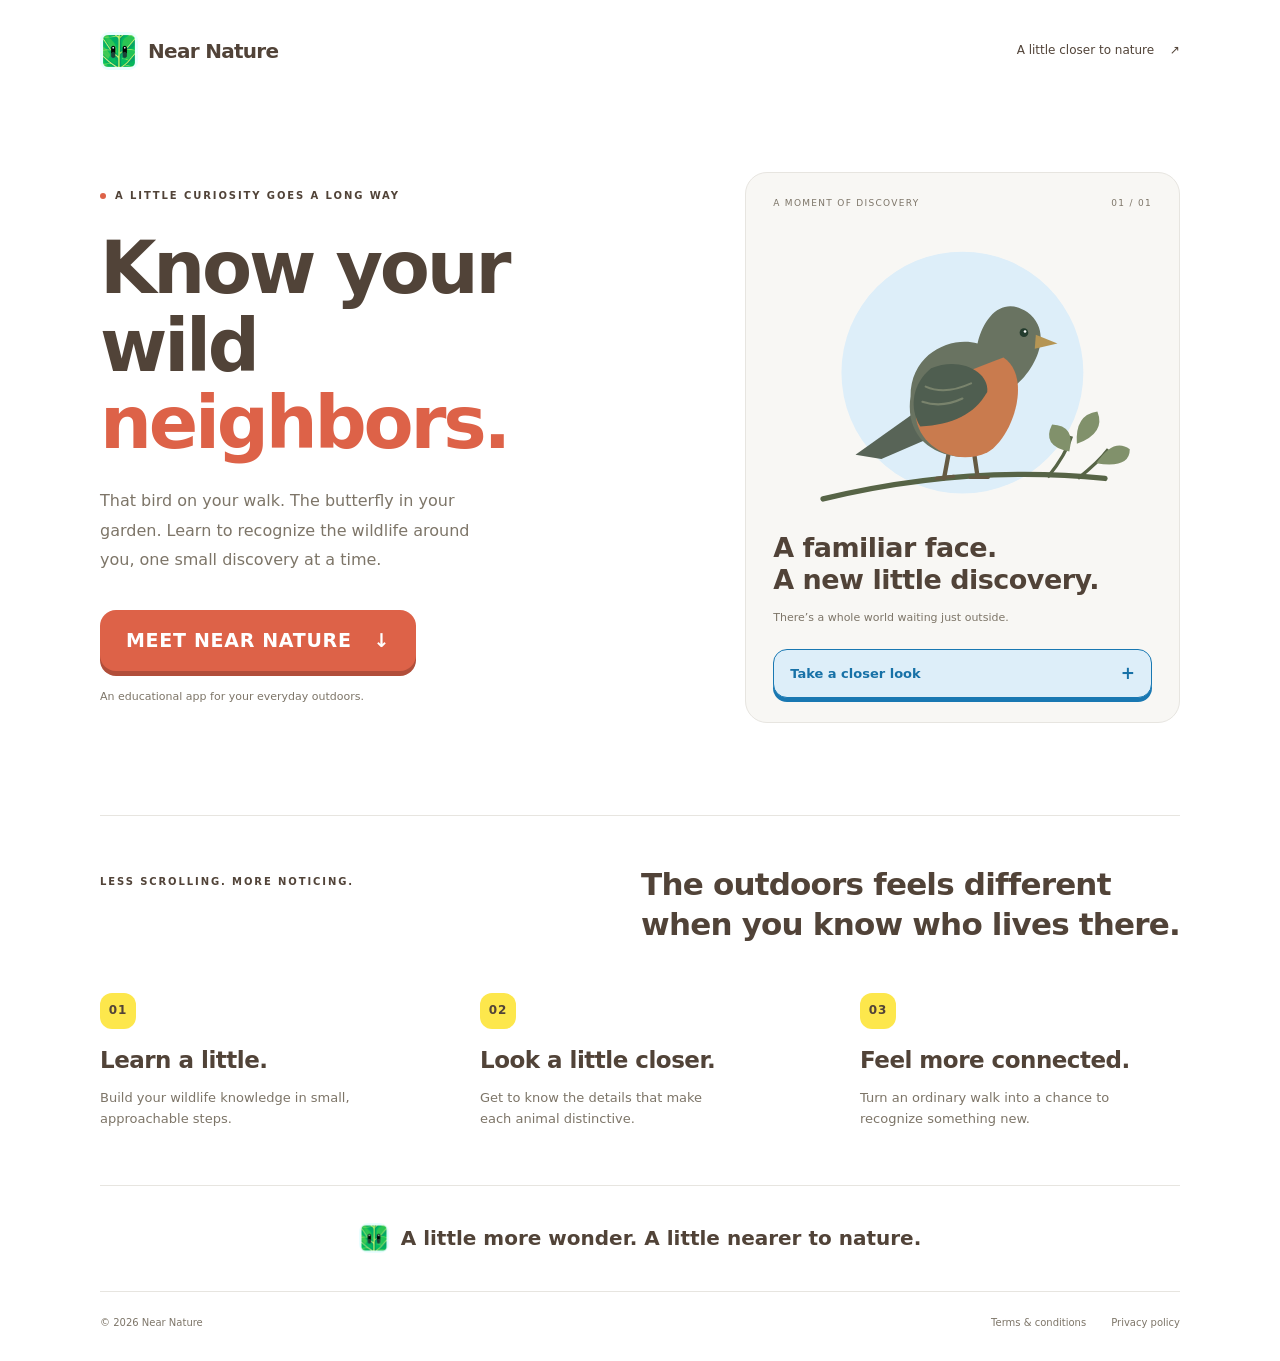
<file: index.html>
<!doctype html>
<html lang="en">
<head>
  <meta charset="utf-8">
  <meta name="viewport" content="width=device-width, initial-scale=1">
  <meta name="description" content="Get to know your wild neighbors. Near Nature is an educational app for learning to identify local wildlife, one small discovery at a time.">
  <title>Near Nature — Know your wild neighbors.</title>
  <link rel="icon" href="app-logo.jpeg" type="image/jpeg">
  <link rel="stylesheet" href="styles.css">
  <script src="script.js" defer></script>
<meta name="theme-color" content="#ffffff" media="(prefers-color-scheme: light)">
<meta name="theme-color" content="#1c1916" media="(prefers-color-scheme: dark)">
</head>
<body>
  <a class="skip-link" href="#main">Skip to content</a>
  <header class="site-header wrap">
    <a class="brand" href="./" aria-label="Near Nature home"><img class="app-logo" src="app-logo.jpeg" width="38" height="38" alt="">Near Nature</a>
    <a class="nav-link" href="#about">A little closer to nature <span aria-hidden="true">↗</span></a>
  </header>
  <main id="main">
    <section class="hero wrap" aria-labelledby="hero-title">
      <div class="hero-copy">
        <p class="eyebrow"><span class="dot"></span> A little curiosity goes a long way</p>
        <h1 id="hero-title">Know your<br>wild <em>neighbors.</em></h1>
        <p class="intro">That bird on your walk. The butterfly in your garden. Learn to recognize the wildlife around you, one small discovery at a time.</p>
        <a class="button" href="#about">Meet Near Nature <span aria-hidden="true">↓</span></a>
        <p class="quiet hero-note">An educational app for your everyday outdoors.</p>
      </div>
      <div class="field-card">
        <div class="card-top"><span>A moment of discovery</span><span aria-hidden="true">01 / 01</span></div>
        <div class="illustration">
          <svg viewBox="0 0 360 300" role="img" aria-labelledby="bird-title">
            <title id="bird-title">An illustration of an orange-breasted bird perched on a leafy branch</title>
            <circle cx="180" cy="145" r="112" fill="#e6e9d9"/>
            <path d="M51 262 Q183 230 312 243" fill="none" stroke="#576446" stroke-width="5" stroke-linecap="round"/>
            <path d="M259 242 Q276 221 281 204 M287 243 Q306 228 315 216" fill="none" stroke="#576446" stroke-width="3"/>
            <path d="M279 218 Q253 213 263 193 Q285 194 279 218 M286 211 Q284 184 305 181 Q313 201 286 211 M304 229 Q320 205 335 216 Q335 234 304 229" fill="#81916b"/>
            <path d="M168 216 L163 243 M190 214 L194 241" stroke="#655a43" stroke-width="4" stroke-linecap="round"/>
            <path d="M156 243 L172 241 M187 242 L204 242" stroke="#655a43" stroke-width="3" stroke-linecap="round"/>
            <path d="M147 174 L81 221 L105 225 L165 199" fill="#586457"/>
            <path d="M132 167 C132 126 171 111 194 118 C201 90 219 75 240 89 C267 109 244 145 230 156 C230 200 208 223 177 223 C148 220 127 201 132 167" fill="#697361"/>
            <path d="M218 131 C245 149 227 205 203 219 C172 233 139 212 137 186 C148 159 182 144 218 131" fill="#c97b4e"/>
            <path d="M151 141 C176 130 205 143 203 163 C191 184 171 193 141 195 C130 177 134 155 151 141" fill="#4f5e50"/>
            <path d="M146 158 Q164 166 188 155 M143 172 Q161 178 180 169" fill="none" stroke="#79836c" stroke-width="2" stroke-linecap="round"/>
            <path d="M248 110 L268 118 L247 123" fill="#b59554"/>
            <circle cx="237" cy="108" r="4" fill="#243c2e"/><circle cx="238" cy="107" r="1.2" fill="#fff"/>
          </svg>
        </div>
        <p class="card-question">A familiar face.<br>A new little discovery.</p>
        <p class="card-description">There’s a whole world waiting just outside.</p>
        <button class="discovery-button" type="button" aria-expanded="false" aria-controls="discovery" hidden>Take a closer look <span aria-hidden="true">+</span></button>
        <p id="discovery" class="discovery" hidden>Start with what you notice: a bird’s shape, its colors, and how it moves. Small details can help you tell your wild neighbors apart.</p>
        <noscript><p class="discovery">Notice a bird’s shape, colors, and movement. Small details help you tell your wild neighbors apart.</p></noscript>
      </div>
    </section>
    <section class="about wrap" id="about" aria-labelledby="about-title">
      <div class="about-heading"><p class="eyebrow">Less scrolling. More noticing.</p><h2 id="about-title">The outdoors feels different<br>when you know who lives there.</h2></div>
      <div class="features">
        <article><span class="feature-number">01</span><h3>Learn a little.</h3><p>Build your wildlife knowledge in small, approachable steps.</p></article>
        <article><span class="feature-number">02</span><h3>Look a little closer.</h3><p>Get to know the details that make each animal distinctive.</p></article>
        <article><span class="feature-number">03</span><h3>Feel more connected.</h3><p>Turn an ordinary walk into a chance to recognize something new.</p></article>
      </div>
    </section>
    <div class="closing wrap"><img class="app-logo" src="app-logo.jpeg" width="30" height="30" alt=""><p>A little more wonder. A little nearer to nature.</p></div>
  </main>
  <footer class="site-footer wrap"><span>© 2026 Near Nature</span><nav aria-label="Legal"><a href="terms.html">Terms &amp; conditions</a><a href="privacy.html">Privacy policy</a></nav></footer>
</body>
</html>
</file>
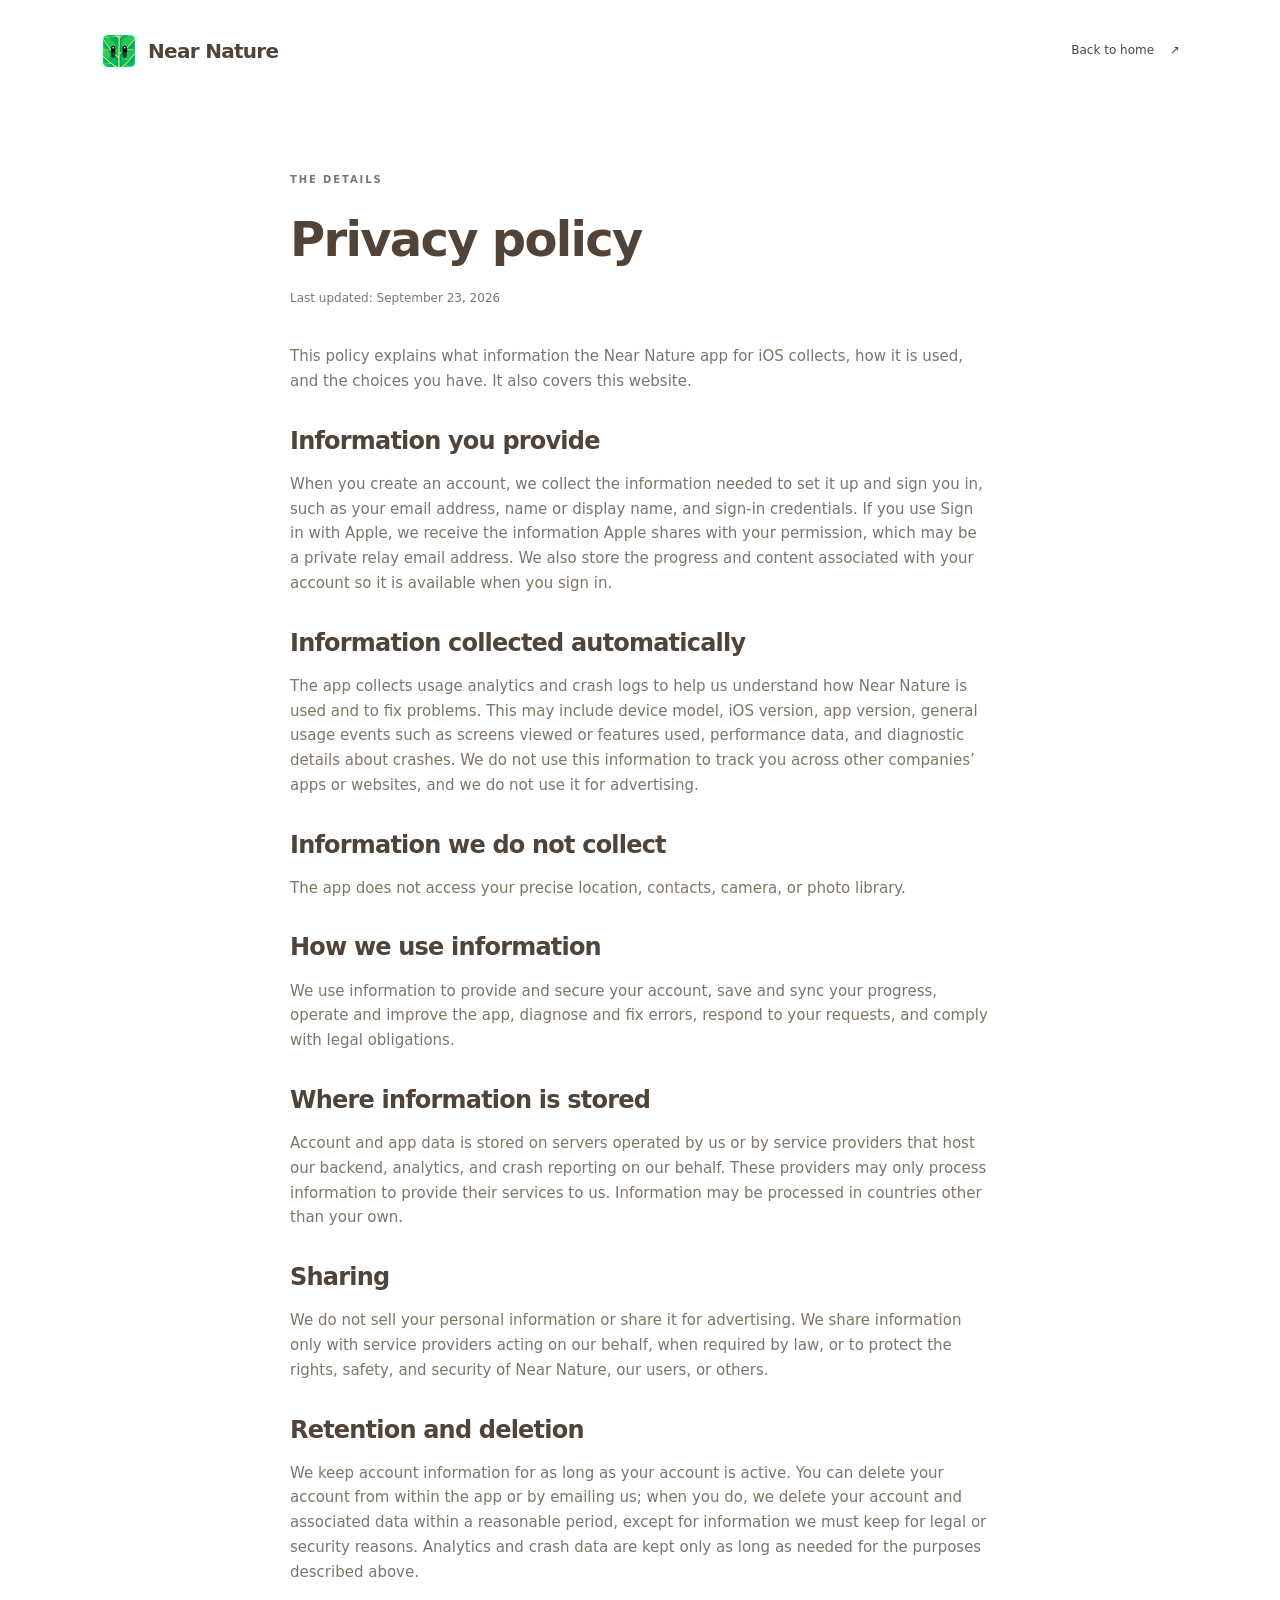
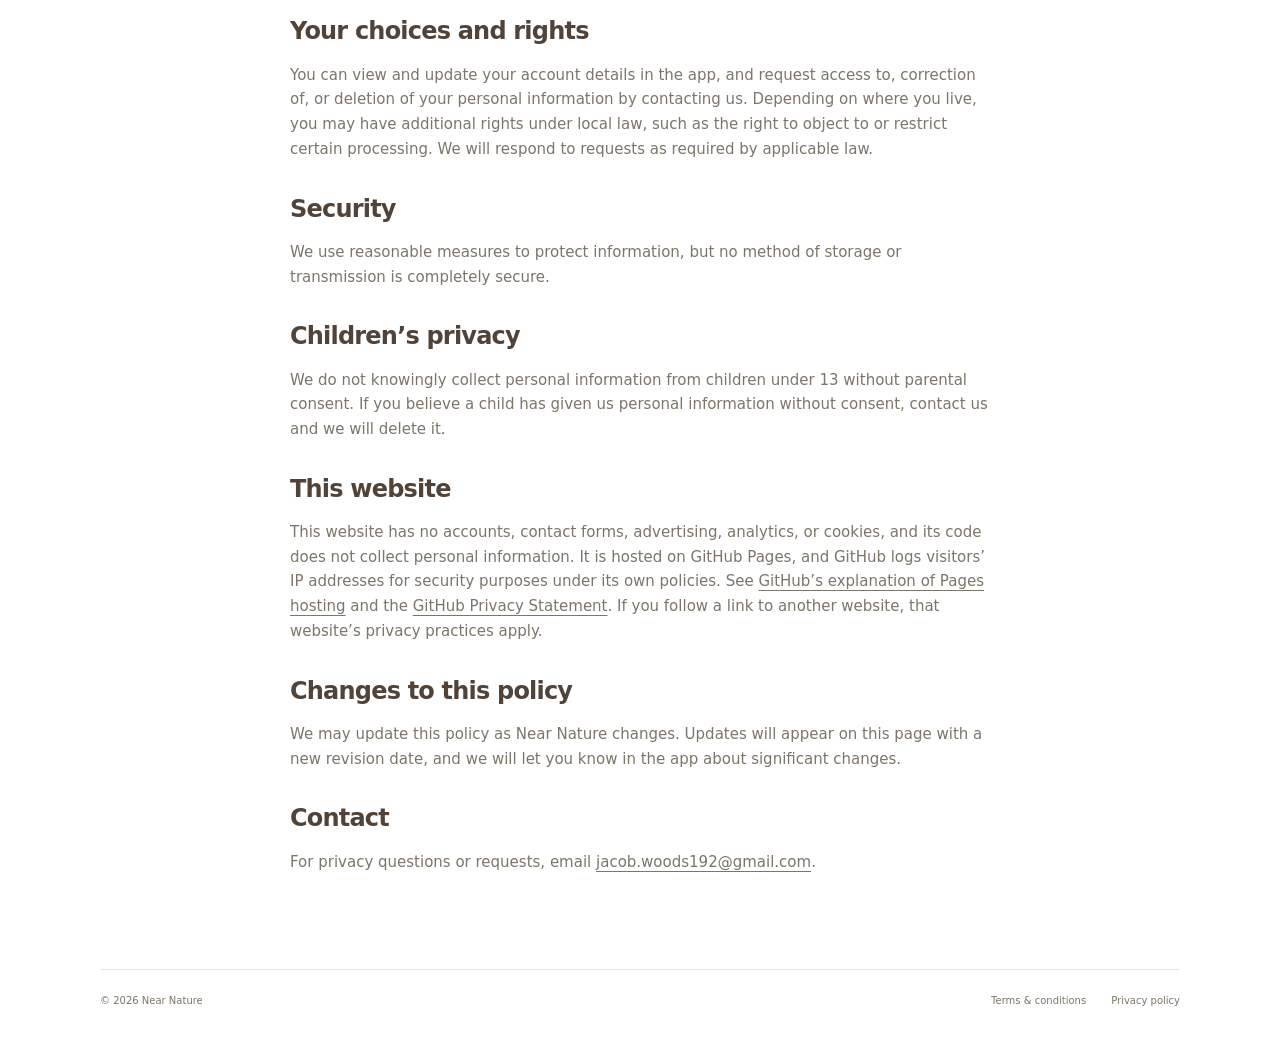
<file: privacy.html>
<!doctype html>
<html lang="en">
<head><meta charset="utf-8"><meta name="viewport" content="width=device-width, initial-scale=1"><meta name="description" content="Privacy policy for the Near Nature iOS app and website."><title>Privacy policy — Near Nature</title><link rel="icon" href="app-logo.jpeg" type="image/jpeg"><link rel="stylesheet" href="styles.css"><meta name="theme-color" content="#ffffff" media="(prefers-color-scheme: light)">
<meta name="theme-color" content="#1c1916" media="(prefers-color-scheme: dark)">
</head>
<body>
  <a class="skip-link" href="#main">Skip to content</a>
  <header class="site-header wrap"><a class="brand" href="./"><img class="app-logo" src="app-logo.jpeg" width="38" height="38" alt="">Near Nature</a><a class="nav-link" href="./">Back to home <span aria-hidden="true">↗</span></a></header>
  <main class="legal wrap" id="main">
    <p class="eyebrow">The details</p><h1>Privacy policy</h1><p class="updated">Last updated: September 23, 2026</p>
    <p>This policy explains what information the Near Nature app for iOS collects, how it is used, and the choices you have. It also covers this website.</p>
    <h2>Information you provide</h2><p>When you create an account, we collect the information needed to set it up and sign you in, such as your email address, name or display name, and sign-in credentials. If you use Sign in with Apple, we receive the information Apple shares with your permission, which may be a private relay email address. We also store the progress and content associated with your account so it is available when you sign in.</p>
    <h2>Information collected automatically</h2><p>The app collects usage analytics and crash logs to help us understand how Near Nature is used and to fix problems. This may include device model, iOS version, app version, general usage events such as screens viewed or features used, performance data, and diagnostic details about crashes. We do not use this information to track you across other companies’ apps or websites, and we do not use it for advertising.</p>
    <h2>Information we do not collect</h2><p>The app does not access your precise location, contacts, camera, or photo library.</p>
    <h2>How we use information</h2><p>We use information to provide and secure your account, save and sync your progress, operate and improve the app, diagnose and fix errors, respond to your requests, and comply with legal obligations.</p>
    <h2>Where information is stored</h2><p>Account and app data is stored on servers operated by us or by service providers that host our backend, analytics, and crash reporting on our behalf. These providers may only process information to provide their services to us. Information may be processed in countries other than your own.</p>
    <h2>Sharing</h2><p>We do not sell your personal information or share it for advertising. We share information only with service providers acting on our behalf, when required by law, or to protect the rights, safety, and security of Near Nature, our users, or others.</p>
    <h2>Retention and deletion</h2><p>We keep account information for as long as your account is active. You can delete your account from within the app or by emailing us; when you do, we delete your account and associated data within a reasonable period, except for information we must keep for legal or security reasons. Analytics and crash data are kept only as long as needed for the purposes described above.</p>
    <h2>Your choices and rights</h2><p>You can view and update your account details in the app, and request access to, correction of, or deletion of your personal information by contacting us. Depending on where you live, you may have additional rights under local law, such as the right to object to or restrict certain processing. We will respond to requests as required by applicable law.</p>
    <h2>Security</h2><p>We use reasonable measures to protect information, but no method of storage or transmission is completely secure.</p>
    <h2>Children’s privacy</h2><p>We do not knowingly collect personal information from children under 13 without parental consent. If you believe a child has given us personal information without consent, contact us and we will delete it.</p>
    <h2>This website</h2><p>This website has no accounts, contact forms, advertising, analytics, or cookies, and its code does not collect personal information. It is hosted on GitHub Pages, and GitHub logs visitors’ IP addresses for security purposes under its own policies. See <a href="https://docs.github.com/en/pages/getting-started-with-github-pages/what-is-github-pages">GitHub’s explanation of Pages hosting</a> and the <a href="https://docs.github.com/en/site-policy/privacy-policies/github-general-privacy-statement">GitHub Privacy Statement</a>. If you follow a link to another website, that website’s privacy practices apply.</p>
    <h2>Changes to this policy</h2><p>We may update this policy as Near Nature changes. Updates will appear on this page with a new revision date, and we will let you know in the app about significant changes.</p>
    <h2>Contact</h2><p>For privacy questions or requests, email <a href="mailto:jacob.woods192@gmail.com">jacob.woods192@gmail.com</a>.</p>
  </main>
  <footer class="site-footer wrap"><span>© 2026 Near Nature</span><nav aria-label="Legal"><a href="terms.html">Terms &amp; conditions</a><a href="privacy.html" aria-current="page">Privacy policy</a></nav></footer>
</body>
</html>
</file>
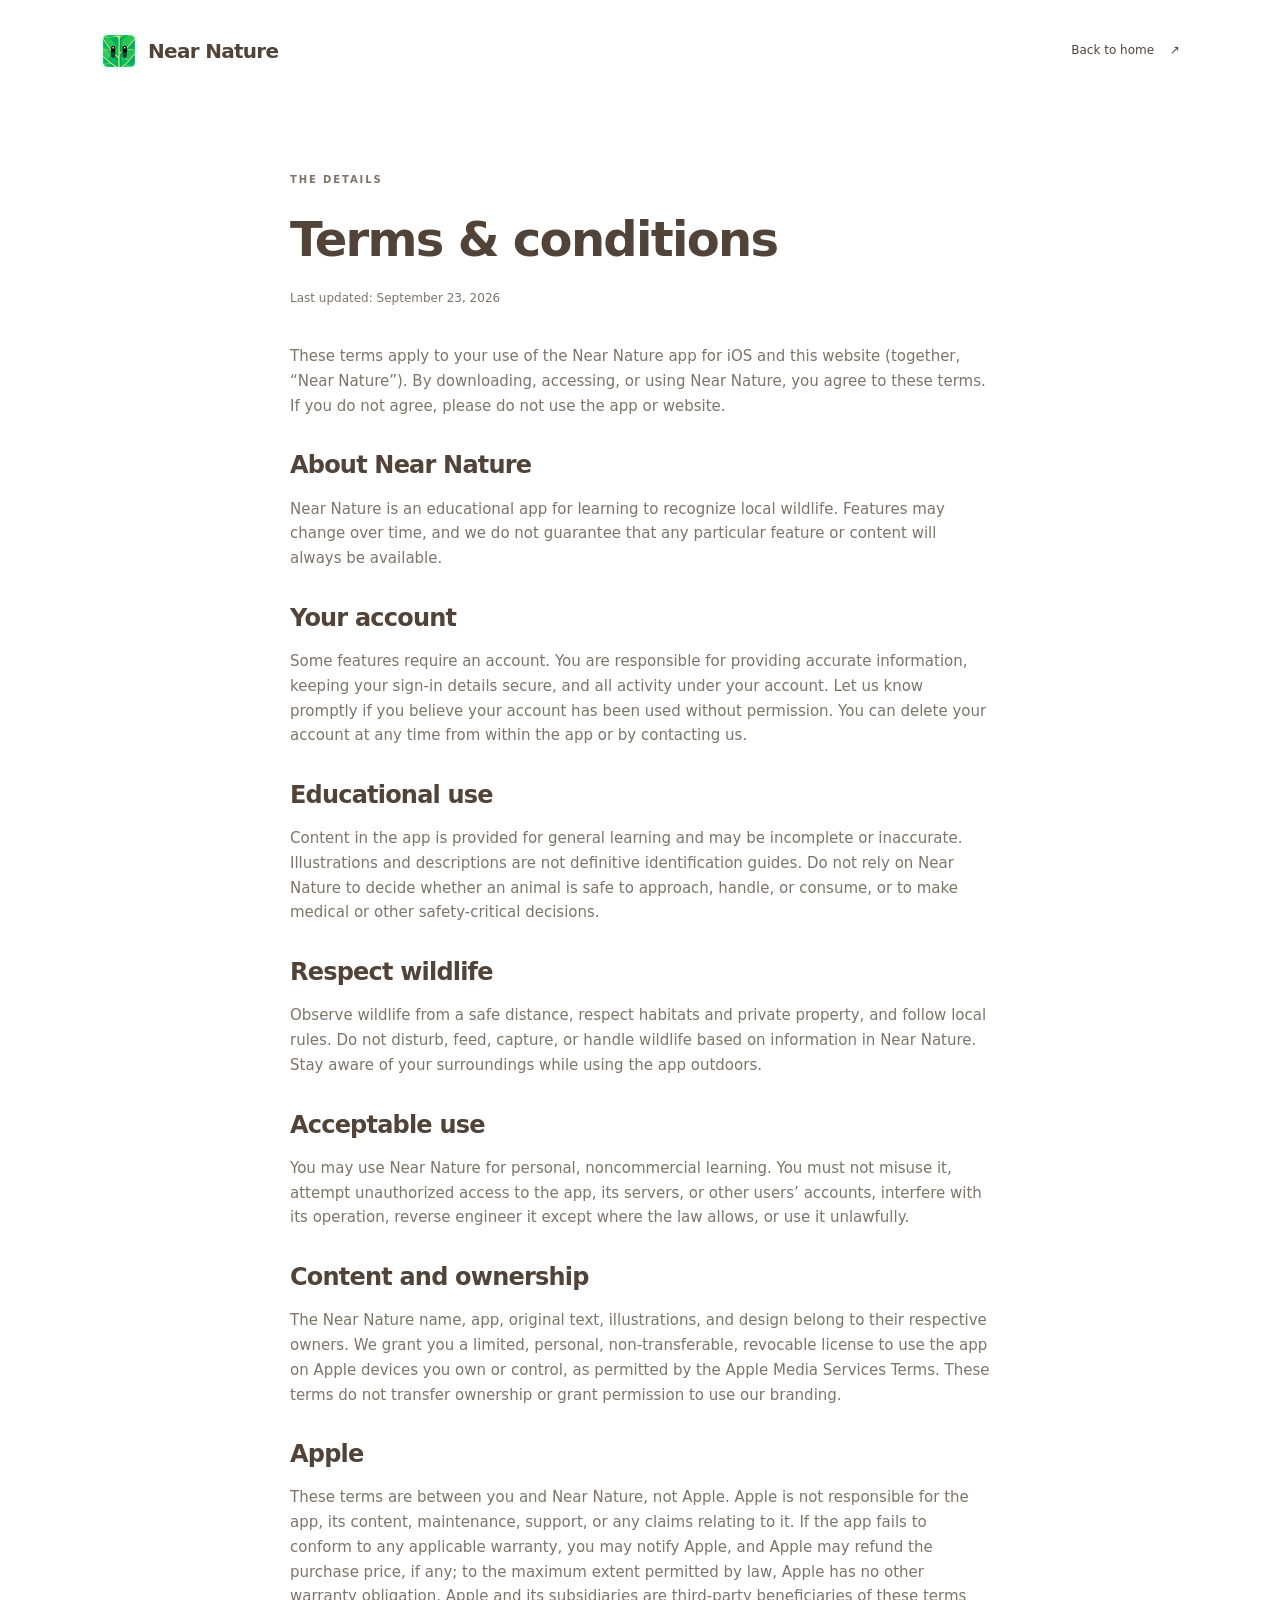
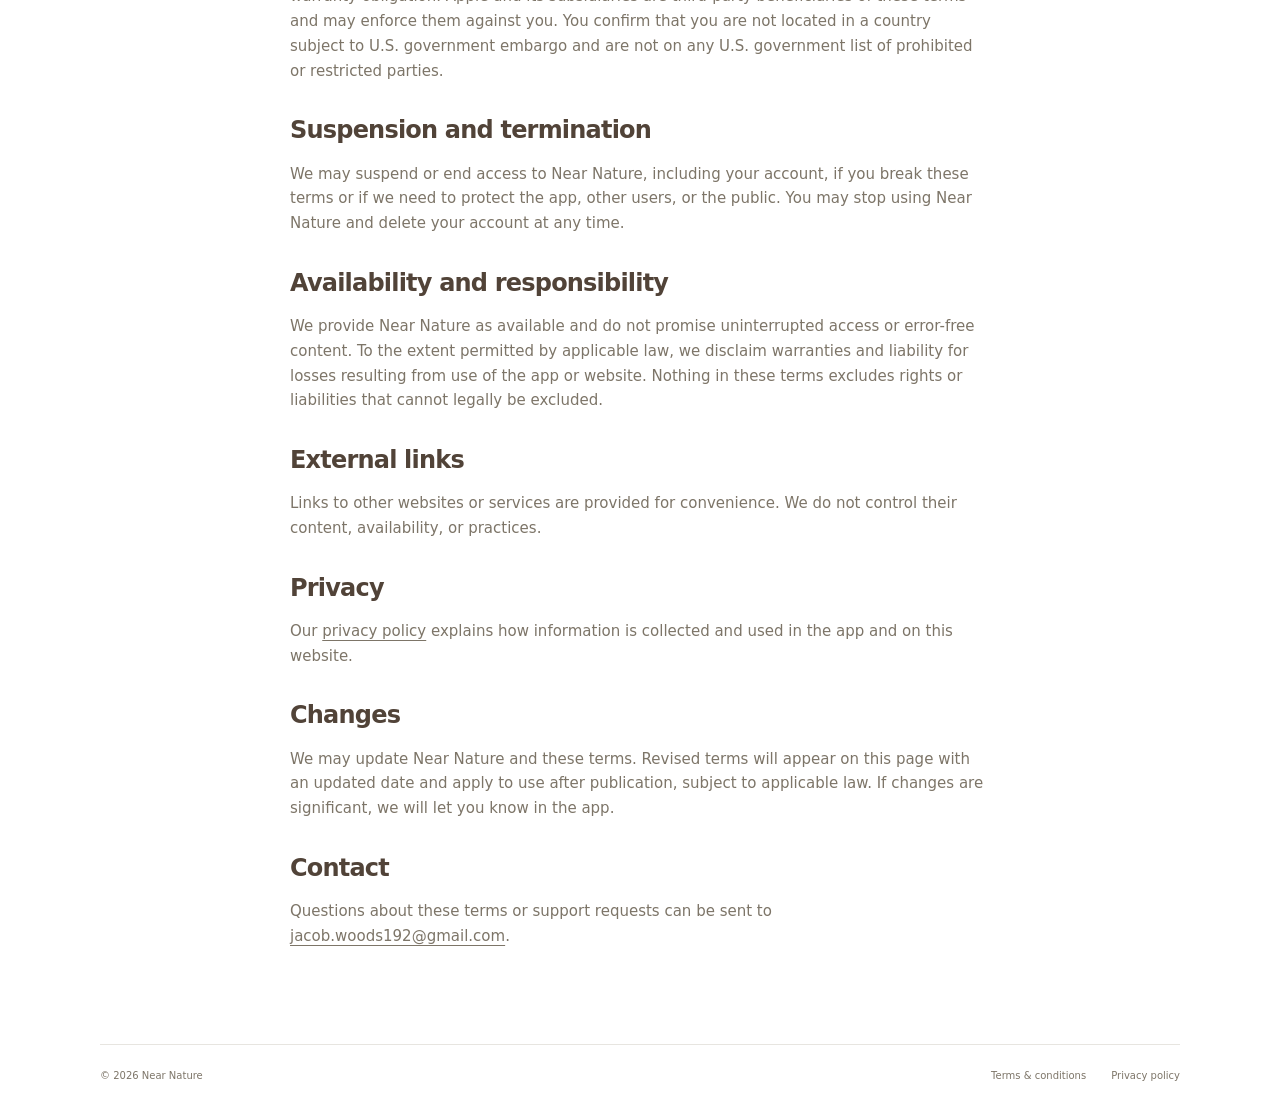
<file: terms.html>
<!doctype html>
<html lang="en">
<head><meta charset="utf-8"><meta name="viewport" content="width=device-width, initial-scale=1"><meta name="description" content="Terms and conditions for the Near Nature iOS app and website."><title>Terms &amp; conditions — Near Nature</title><link rel="icon" href="app-logo.jpeg" type="image/jpeg"><link rel="stylesheet" href="styles.css"><meta name="theme-color" content="#ffffff" media="(prefers-color-scheme: light)">
<meta name="theme-color" content="#1c1916" media="(prefers-color-scheme: dark)">
</head>
<body>
  <a class="skip-link" href="#main">Skip to content</a>
  <header class="site-header wrap"><a class="brand" href="./"><img class="app-logo" src="app-logo.jpeg" width="38" height="38" alt="">Near Nature</a><a class="nav-link" href="./">Back to home <span aria-hidden="true">↗</span></a></header>
  <main class="legal wrap" id="main">
    <p class="eyebrow">The details</p><h1>Terms &amp; conditions</h1><p class="updated">Last updated: September 23, 2026</p>
    <p>These terms apply to your use of the Near Nature app for iOS and this website (together, “Near Nature”). By downloading, accessing, or using Near Nature, you agree to these terms. If you do not agree, please do not use the app or website.</p>
    <h2>About Near Nature</h2><p>Near Nature is an educational app for learning to recognize local wildlife. Features may change over time, and we do not guarantee that any particular feature or content will always be available.</p>
    <h2>Your account</h2><p>Some features require an account. You are responsible for providing accurate information, keeping your sign-in details secure, and all activity under your account. Let us know promptly if you believe your account has been used without permission. You can delete your account at any time from within the app or by contacting us.</p>
    <h2>Educational use</h2><p>Content in the app is provided for general learning and may be incomplete or inaccurate. Illustrations and descriptions are not definitive identification guides. Do not rely on Near Nature to decide whether an animal is safe to approach, handle, or consume, or to make medical or other safety-critical decisions.</p>
    <h2>Respect wildlife</h2><p>Observe wildlife from a safe distance, respect habitats and private property, and follow local rules. Do not disturb, feed, capture, or handle wildlife based on information in Near Nature. Stay aware of your surroundings while using the app outdoors.</p>
    <h2>Acceptable use</h2><p>You may use Near Nature for personal, noncommercial learning. You must not misuse it, attempt unauthorized access to the app, its servers, or other users’ accounts, interfere with its operation, reverse engineer it except where the law allows, or use it unlawfully.</p>
    <h2>Content and ownership</h2><p>The Near Nature name, app, original text, illustrations, and design belong to their respective owners. We grant you a limited, personal, non-transferable, revocable license to use the app on Apple devices you own or control, as permitted by the Apple Media Services Terms. These terms do not transfer ownership or grant permission to use our branding.</p>
    <h2>Apple</h2><p>These terms are between you and Near Nature, not Apple. Apple is not responsible for the app, its content, maintenance, support, or any claims relating to it. If the app fails to conform to any applicable warranty, you may notify Apple, and Apple may refund the purchase price, if any; to the maximum extent permitted by law, Apple has no other warranty obligation. Apple and its subsidiaries are third-party beneficiaries of these terms and may enforce them against you. You confirm that you are not located in a country subject to U.S. government embargo and are not on any U.S. government list of prohibited or restricted parties.</p>
    <h2>Suspension and termination</h2><p>We may suspend or end access to Near Nature, including your account, if you break these terms or if we need to protect the app, other users, or the public. You may stop using Near Nature and delete your account at any time.</p>
    <h2>Availability and responsibility</h2><p>We provide Near Nature as available and do not promise uninterrupted access or error-free content. To the extent permitted by applicable law, we disclaim warranties and liability for losses resulting from use of the app or website. Nothing in these terms excludes rights or liabilities that cannot legally be excluded.</p>
    <h2>External links</h2><p>Links to other websites or services are provided for convenience. We do not control their content, availability, or practices.</p>
    <h2>Privacy</h2><p>Our <a href="privacy.html">privacy policy</a> explains how information is collected and used in the app and on this website.</p>
    <h2>Changes</h2><p>We may update Near Nature and these terms. Revised terms will appear on this page with an updated date and apply to use after publication, subject to applicable law. If changes are significant, we will let you know in the app.</p>
    <h2>Contact</h2><p>Questions about these terms or support requests can be sent to <a href="mailto:jacob.woods192@gmail.com">jacob.woods192@gmail.com</a>.</p>
  </main>
  <footer class="site-footer wrap"><span>© 2026 Near Nature</span><nav aria-label="Legal"><a href="terms.html" aria-current="page">Terms &amp; conditions</a><a href="privacy.html">Privacy policy</a></nav></footer>
</body>
</html>
</file>
<file: styles.css>
/* App palette. Accent uses the supplied colorset values, with an sRGB fallback. */
:root {
  color-scheme: light dark;
  --accent: #ce6950;
  --accent-edge: #a55440;
  --accent-wash: rgb(206 105 80 / 20%);
  --accent-ink: #2f6b45;
  --rose: #ef476f;
  --rose-edge: #c63b5c;
  --rose-wash: #fce3e9;
  --rose-ink: #c93055;
  --sky: #1e91d6;
  --sky-edge: #1978b2;
  --sky-wash: #ddeef9;
  --sky-ink: #1771a7;
  --orange: #f08700;
  --orange-edge: #d16b00;
  --orange-wash: #fcedd9;
  --mustard: #fde74c;
  --mustard-edge: #dfc221;
  --mustard-wash: #fefbe4;
  --brown: #514338;
  --ink: #514338;
  --muted: #7d7568;
  --line: #e7e5e0;
  --line-deep: #d5d2cb;
  --paper: #ffffff;
  --surface: #f8f7f4;
  --font-rounded: ui-rounded, "SF Pro Rounded", "SF Rounded", "Arial Rounded MT Bold", "Trebuchet MS", system-ui, sans-serif;
}
@media (prefers-color-scheme: dark) {
  :root {
    --accent: #d96c4a;
    --accent-edge: #ae563b;
    --accent-wash: rgb(217 108 74 / 20%);
    --accent-ink: #86d3a0;
    --rose: #e8506f;
    --rose-edge: #a83149;
    --rose-wash: #3d1c25;
    --rose-ink: #ff93ac;
    --sky: #2c93ce;
    --sky-edge: #1c6690;
    --sky-wash: #122c3c;
    --sky-ink: #74c4ee;
    --orange: #e59029;
    --orange-edge: #a96716;
    --orange-wash: #3b2610;
    --mustard: #edd855;
    --mustard-edge: #b29e2a;
    --mustard-wash: #3a3312;
    --ink: #f2ebe4;
    --muted: #a99c8e;
    --line: #3b3430;
    --line-deep: #524842;
    --paper: #1c1916;
    --surface: #2a2522;
  }
}
@supports (color: color(display-p3 1 0 0)) {
  :root { --accent: color(display-p3 0.807843 0.411765 0.313725); }
  @media (prefers-color-scheme: dark) {
    :root { --accent: color(display-p3 0.850980 0.423529 0.290196); }
  }
}
@supports (color: color-mix(in srgb, red, black)) {
  :root {
    --accent-edge: color-mix(in srgb, var(--accent) 80%, black);
    --accent-wash: color-mix(in srgb, var(--accent) 20%, transparent);
  }
}
*{box-sizing:border-box}
html{scroll-behavior:smooth;scroll-padding-top:35px}
body{margin:0;background:var(--paper);color:var(--ink);font-family:var(--font-rounded);font-size:15px;line-height:1.65;-webkit-font-smoothing:antialiased}
a{color:inherit;text-underline-offset:4px}
button{font:inherit}
.wrap{width:min(1080px,calc(100% - 80px));margin-inline:auto}
.site-header{display:flex;align-items:center;justify-content:space-between;padding-block:32px}
.brand{display:inline-flex;gap:10px;align-items:center;font-size:20px;font-weight:700;letter-spacing:-.7px;text-decoration:none}
.app-logo{display:block;flex-shrink:0;object-fit:contain;border-radius:9px}
.nav-link{font-size:12px;text-decoration:none}.nav-link span{margin-left:12px}
.hero{display:grid;grid-template-columns:1.3fr 1fr;gap:80px;align-items:center;padding-block:70px 92px}
.eyebrow{text-transform:uppercase;font-size:10px;letter-spacing:1.9px;font-weight:600;display:flex;align-items:center;gap:9px}
.dot{width:6px;height:6px;background:var(--accent);border-radius:50%;display:inline-block}
h1,h2,h3,.card-question,.closing p{font-family:var(--font-rounded);font-weight:800}
h1{font-size:clamp(52px,5.7vw,76px);line-height:1.06;letter-spacing:-3.2px;margin:25px 0}
h1 em{font-weight:800;font-style:normal;color:var(--accent)}
.intro{max-width:400px;font-size:16px;line-height:1.85;color:var(--muted)}
.button{max-width:100%;display:inline-flex;align-items:center;justify-content:center;gap:22px;background:var(--accent);color:#fff;text-decoration:none;padding:15px 26px;border-radius:16px;margin-top:19px;font-size:19px;font-weight:900;letter-spacing:.7px;text-transform:uppercase;box-shadow:0 5px 0 var(--accent-edge);transition:transform .06s ease-out,box-shadow .06s ease-out}
.button:hover{filter:brightness(1.04)}
.button:active{transform:translateY(5px);box-shadow:0 0 0 var(--accent-edge)}
.quiet{color:var(--muted);font-size:11px}.hero-note{margin-top:17px}
.field-card{background:var(--surface);border:1.5px solid var(--line);border-radius:22px;padding:23px 27px 24px}
.card-top{display:flex;justify-content:space-between;color:var(--muted);font-size:9px;text-transform:uppercase;letter-spacing:1.3px;gap:15px}
.illustration{margin:5px -5px -8px}.illustration svg circle:first-of-type{fill:var(--sky-wash)}.illustration svg{display:block;width:100%;height:auto}
.card-question{font-size:27px;line-height:1.2;margin:0 0 12px;letter-spacing:-.5px}.card-description{font-size:11px;color:var(--muted);margin-bottom:22px}
.discovery-button{width:100%;background:var(--sky-wash);border:1.5px solid var(--sky-edge);border-radius:14px;padding:13px 16px;min-height:48px;text-align:left;color:var(--sky-ink);font-size:13px;font-weight:800;cursor:pointer;display:flex;align-items:center;justify-content:space-between;gap:10px;box-shadow:0 4px 0 var(--sky-edge);transition:transform .06s ease-out,box-shadow .06s ease-out}.discovery-button:active{transform:translateY(4px);box-shadow:0 0 0 var(--sky-edge)}.discovery-button[hidden]{display:none}.discovery-button span{font-size:17px;line-height:1}.discovery{font-size:12px;color:var(--muted);margin-bottom:0}
.about{border-top:1px solid var(--line);padding-block:48px 55px}.about-heading{display:flex;align-items:start;justify-content:space-between;gap:30px}h2{font-size:31px;line-height:1.3;letter-spacing:-.8px;margin:0}.features{display:grid;grid-template-columns:repeat(3,1fr);gap:60px;margin-top:48px}.feature-number{font-size:12px;font-weight:900;letter-spacing:1px;color:var(--brown);background:var(--mustard);display:inline-grid;place-items:center;width:36px;height:36px;border-radius:12px}h3{font-size:23px;letter-spacing:-.5px;margin:13px 0 7px}.features p{font-size:13px;color:var(--muted);max-width:255px;margin:0}
.closing{border-top:1px solid var(--line);display:flex;align-items:center;justify-content:center;gap:12px;padding-block:36px}.closing p{font-size:20px;margin:0}
.site-footer{display:flex;justify-content:space-between;gap:20px;border-top:1px solid var(--line);padding-block:23px 30px;color:var(--muted);font-size:10px}.site-footer nav{display:flex;gap:25px}.site-footer a{text-decoration:none}.site-footer a:hover,.nav-link:hover{text-decoration:underline}
.skip-link{position:absolute;top:-100px;left:16px;z-index:10;background:var(--ink);color:var(--paper);padding:10px 16px}.skip-link:focus{top:10px}:focus-visible{outline:3px solid var(--sky-ink);outline-offset:5px}
.legal{max-width:700px;padding-block:60px 80px}.legal h1{font-size:48px;letter-spacing:-1.7px}.legal h2{font-size:24px;margin-top:32px}.legal p,.legal li{color:var(--muted)}.legal .updated{font-size:12px;margin-bottom:35px}.legal .notice{padding:18px 22px;border:1.5px solid var(--line);border-radius:22px;background:var(--surface)}.legal a{overflow-wrap:anywhere}
@media(min-width:1400px){.hero{padding-block:95px 110px}}
@media(max-width:760px){.wrap{width:calc(100% - 40px)}.site-header{padding-block:24px}.nav-link{font-size:11px}.hero{gap:38px;grid-template-columns:1fr;padding-block:35px 55px}.hero-copy{max-width:500px}h1{font-size:60px}.field-card{width:min(360px,95%);justify-self:center}.about-heading{display:block}.about-heading h2{margin-top:20px}.features{gap:24px}.closing p{font-size:17px}.legal{padding-block:30px 50px}}
@media(max-width:480px){.nav-link{max-width:110px;text-align:right;line-height:1.5}.nav-link span{margin-left:3px}.eyebrow{font-size:9px;letter-spacing:1.4px}h1{font-size:53px;letter-spacing:-2.5px}.features{grid-template-columns:1fr;gap:28px;margin-top:32px}.features p{max-width:100%}.about h2{font-size:27px}.closing{gap:8px}.closing p{font-size:15px}.site-footer{flex-direction:column;gap:12px}.legal h1{font-size:39px}}
@media(prefers-reduced-motion:reduce){html{scroll-behavior:auto}*{transition:none!important}}
</file>
